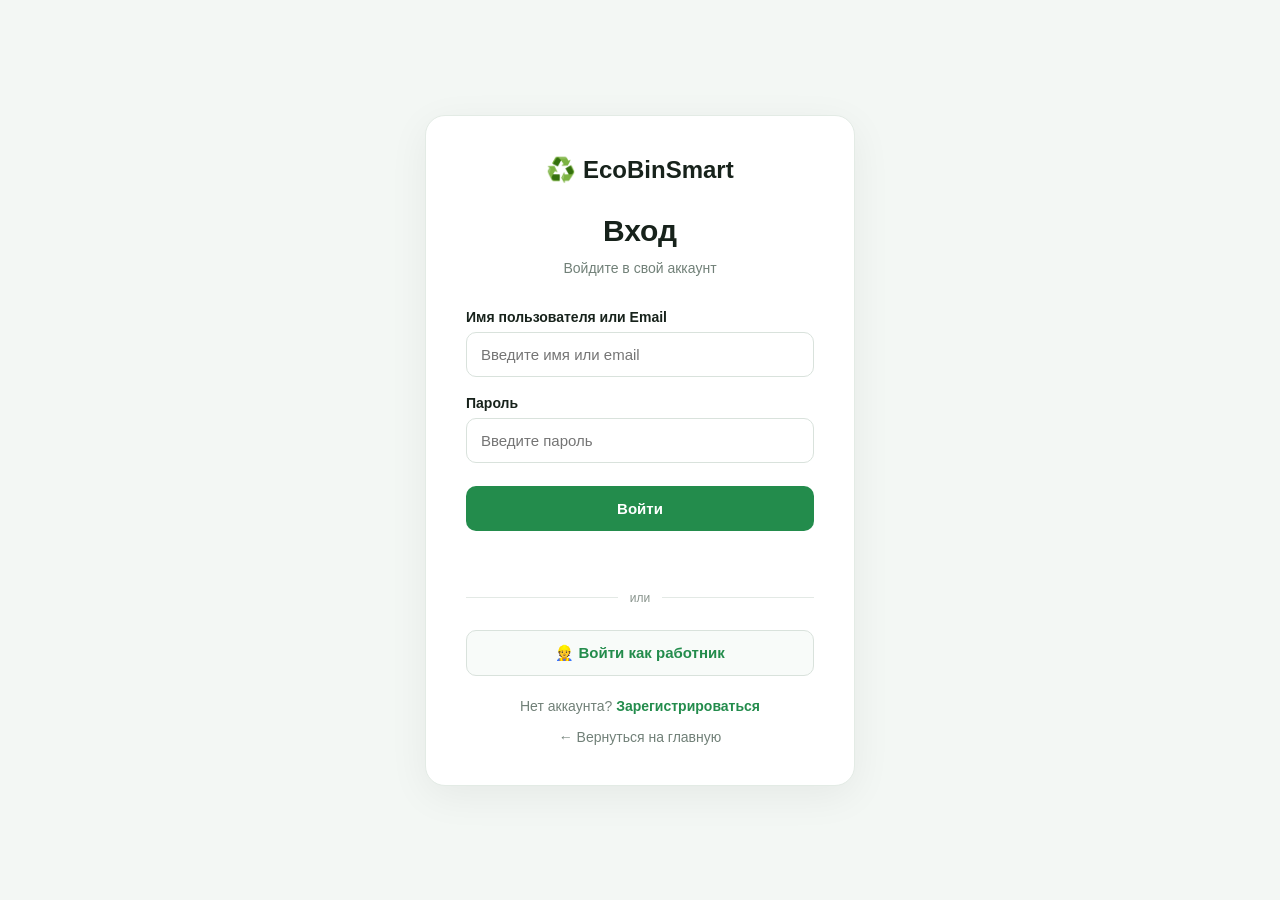
<file: login.html>
<!DOCTYPE html>
<html lang="ru">

<head>
    <meta charset="UTF-8">

    <meta
        name="viewport"
        content="width=device-width, initial-scale=1.0"
    >

    <title>EcoBinSmart — Вход</title>

    <link rel="stylesheet" href="login.css">
</head>

<body>

    <div class="login-page">

        <div class="login-card">

            <div class="logo">
                ♻️ EcoBinSmart
            </div>

            <h1>
                Вход
            </h1>

            <p class="subtitle">
                Войдите в свой аккаунт
            </p>


            <form id="loginForm">

                <div class="form-group">

                    <label for="login">
                        Имя пользователя или Email
                    </label>

                    <input
                        type="text"
                        id="login"
                        placeholder="Введите имя или email"
                        required
                    >

                </div>


                <div class="form-group">

                    <label for="password">
                        Пароль
                    </label>

                    <input
                        type="password"
                        id="password"
                        placeholder="Введите пароль"
                        required
                    >

                </div>


                <button
                    type="submit"
                    id="loginButton"
                    class="login-button"
                >
                    Войти
                </button>

            </form>


            <div
                id="loginMessage"
                class="message"
            ></div>


            <div class="divider">
                <span>или</span>
            </div>


            <a
                href="worker-login.html"
                class="worker-button"
            >
                👷 Войти как работник
            </a>


            <p class="register-text">

                Нет аккаунта?

                <a href="register.html">
                    Зарегистрироваться
                </a>

            </p>


            <a
                href="index.html"
                class="back-link"
            >
                ← Вернуться на главную
            </a>

        </div>

    </div>


    <script src="login.js"></script>

</body>

</html>
</file>
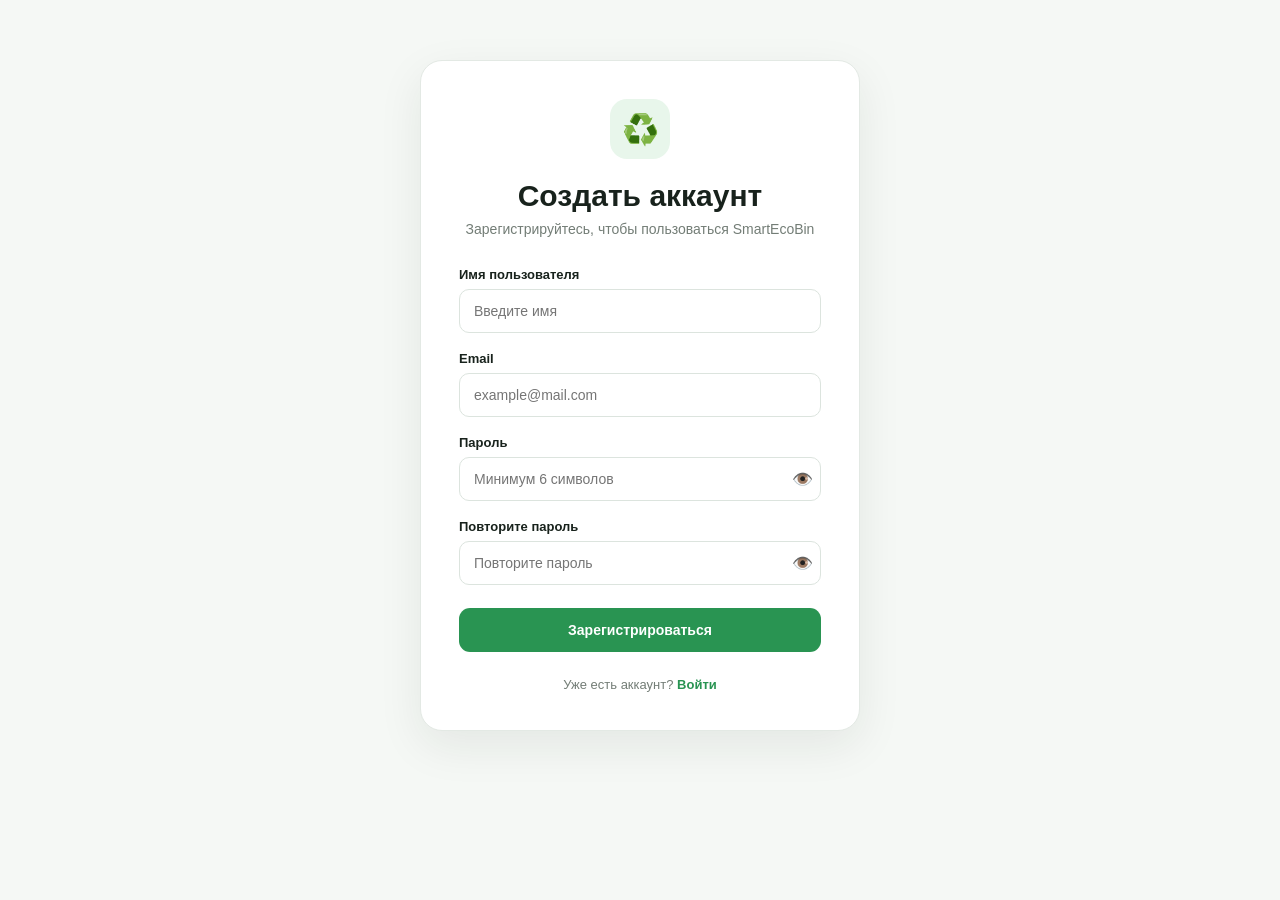
<file: register.html>
<!DOCTYPE html>
<html lang="ru">

<head>

    <meta charset="UTF-8">

    <meta
        name="viewport"
        content="width=device-width, initial-scale=1.0">

    <title>Регистрация — EcoBinSmart</title>

    <link
        rel="stylesheet"
        href="register.css">

</head>

<body>
    
<main class="register-page">

    <div class="register-container">

        <div class="register-icon">
            ♻️
        </div>

        <h1>
            Создать аккаунт
        </h1>

        <p class="subtitle">
            Зарегистрируйтесь, чтобы пользоваться SmartEcoBin
        </p>


        <form id="registerForm">

            <div class="form-group">

                <label for="username">
                    Имя пользователя
                </label>

                <input
                    type="text"
                    id="username"
                    placeholder="Введите имя"
                    autocomplete="username"
                    required>

            </div>


            <div class="form-group">

                <label for="email">
                    Email
                </label>

                <input
                    type="email"
                    id="email"
                    placeholder="example@mail.com"
                    autocomplete="email"
                    required>

            </div>


            <div class="form-group">

                <label for="password">
                    Пароль
                </label>

                <div class="password-wrapper">

                    <input
                        type="password"
                        id="password"
                        placeholder="Минимум 6 символов"
                        autocomplete="new-password"
                        required>

                    <button
                        type="button"
                        id="showPassword"
                        class="show-password">

                        👁️

                    </button>

                </div>

            </div>


            <div class="form-group">

                <label for="confirmPassword">
                    Повторите пароль
                </label>

                <div class="password-wrapper">

                    <input
                        type="password"
                        id="confirmPassword"
                        placeholder="Повторите пароль"
                        autocomplete="new-password"
                        required>

                    <button
                        type="button"
                        id="showConfirmPassword"
                        class="show-password">

                        👁️

                    </button>

                </div>

            </div>


            <button
                type="submit"
                class="register-button">

                Зарегистрироваться

            </button>

        </form>


        <p class="login-text">

            Уже есть аккаунт?

            <a href="login.html">
                Войти
            </a>

        </p>

    </div>

</main>


<script src="register.js"></script>
<script src="account.js"></script>

</body>

</html>
</file>
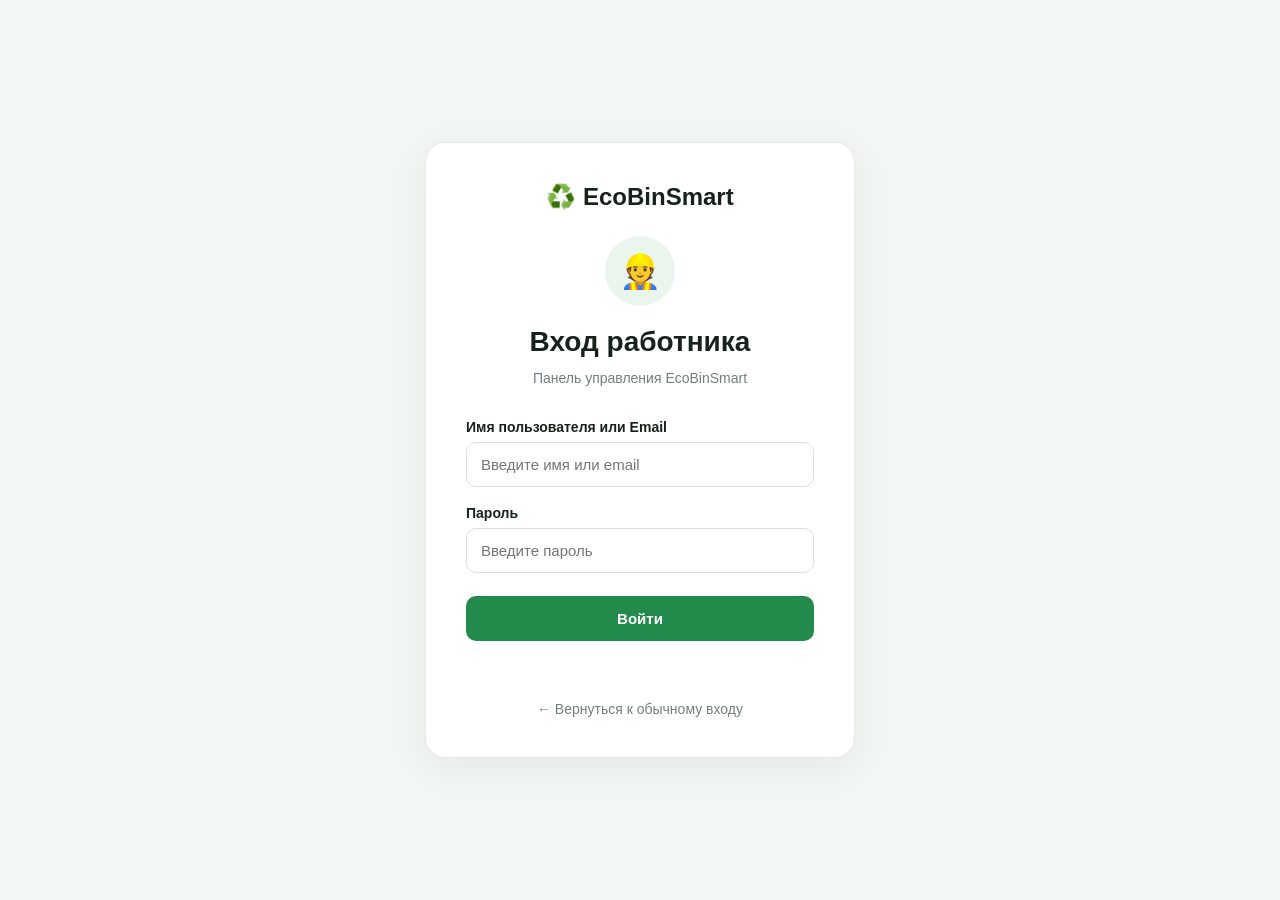
<file: worker-login.html>
<!DOCTYPE html>
<html lang="ru">

<head>
    <meta charset="UTF-8">

    <meta
        name="viewport"
        content="width=device-width, initial-scale=1.0"
    >

    <title>EcoBinSmart — Вход работника</title>

    <link rel="stylesheet" href="worker-login.css">
</head>

<body>

    <div class="worker-login-page">

        <div class="worker-login-card">

            <div class="logo">
                ♻️ EcoBinSmart
            </div>

            <div class="worker-icon">
                👷
            </div>

            <h1>
                Вход работника
            </h1>

            <p class="subtitle">
                Панель управления EcoBinSmart
            </p>


            <form id="workerLoginForm">

                <div class="form-group">

                    <label for="workerLogin">
                        Имя пользователя или Email
                    </label>

                    <input
                        type="text"
                        id="workerLogin"
                        placeholder="Введите имя или email"
                        required
                    >

                </div>


                <div class="form-group">

                    <label for="workerPassword">
                        Пароль
                    </label>

                    <input
                        type="password"
                        id="workerPassword"
                        placeholder="Введите пароль"
                        required
                    >

                </div>


                <button
                    type="submit"
                    id="workerLoginButton"
                    class="worker-login-button"
                >
                    Войти
                </button>

            </form>


            <div
                id="workerLoginMessage"
                class="worker-login-message"
            ></div>


            <a
                href="login.html"
                class="back-link"
            >
                ← Вернуться к обычному входу
            </a>

        </div>

    </div>


    <script src="worker-login.js"></script>

</body>

</html>
</file>
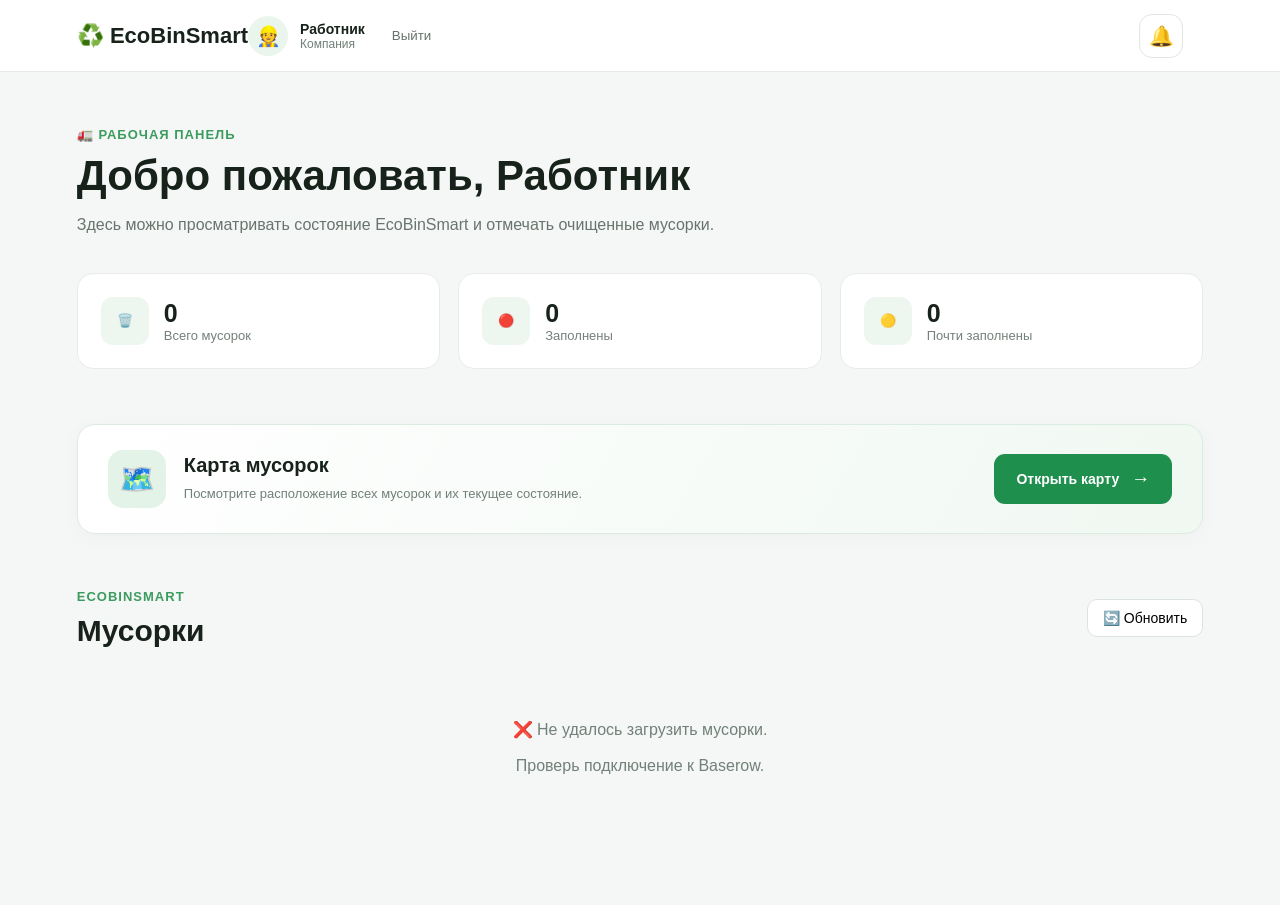
<file: worker.html>
<!DOCTYPE html>
<html lang="ru">

<head>
    <meta charset="UTF-8">
    <meta name="viewport" content="width=device-width, initial-scale=1.0">

    <script src="https://cdn.onesignal.com/sdks/web/v16/OneSignalSDK.page.js" defer></script>
    <script>
    window.OneSignalDeferred = window.OneSignalDeferred || [];

    window.oneSignalReady = false;
    window.oneSignalError = null;

    OneSignalDeferred.push(async function(OneSignal) {
        try {
            console.log("[OneSignal] SDK загружен");

            await OneSignal.init({
                appId: "5589e0e4-6c95-4c0b-8523-bc4832c8088a",

                serviceWorkerPath: "OneSignalSDKWorker.js",

                serviceWorkerParam: {
                    scope: "/EcoBinSmart/"
                }
            });

            window.oneSignalReady = true;

            console.log("[OneSignal] Инициализация успешна");

        } catch (error) {
            window.oneSignalError = error;

            console.error(
                "[OneSignal] Ошибка инициализации:",
                error
            );
        }
    });
</script>
    <title>EcoBinSmart — Рабочая панель</title>

    <link rel="stylesheet" href="worker.css">
</head>

<body>

    <header class="header">

        <div class="logo">
            ♻️ EcoBinSmart
        </div>

        <div class="worker-info">

            <div class="worker-avatar">
                👷
            </div>

            <div class="worker-text">

                <strong id="workerName">
                    Работник
                </strong>

                <span id="workerCompany">
                    Компания
                </span>

            </div>

            <button
                id="logoutButton"
                class="logout-button"
                type="button"
            >
                Выйти
            </button>

        </div>

      <!-- УВЕДОМЛЕНИЯ -->
<div class="worker-notifications">

    <button
        class="notification-bell"
        id="notificationBell"
        type="button"
        aria-label="Уведомления"
        aria-expanded="false"
    >
        🔔
        <span
            class="notification-count"
            id="notificationCount"
            style="display: none;"
        >0</span>
    </button>

    <div
        class="notification-panel"
        id="notificationPanel"
    >

        <div class="notification-panel-header">

            <div>
                <h3>Уведомления</h3>
                <span class="notification-subtitle">
                    События SmartBin
                </span>
            </div>

            <button
                id="markAllNotificationsRead"
                type="button"
            >
                Прочитать все
            </button>

        </div>

        <div
            class="notification-list"
            id="notificationList"
        >
            <p class="notifications-empty">
                Загрузка уведомлений...
            </p>
        </div>

        <div class="notification-settings">

            <button
                id="enableBrowserNotifications"
                type="button"
            >
                🔔 Включить уведомления Windows
            </button>

        </div>

    </div>

</div>

    </header>


    <main class="main">

        <!-- ПРИВЕТСТВИЕ -->
        <section class="welcome">

            <p class="label">
                🚛 Рабочая панель
            </p>

            <h1>
                Добро пожаловать,
                <span id="welcomeName">
                    работник
                </span>
            </h1>

            <p>
                Здесь можно просматривать состояние
                EcoBinSmart и отмечать очищенные мусорки.
            </p>

        </section>


        <!-- СТАТИСТИКА -->
        <section class="statistics">

            <div class="stat-card">

                <span class="stat-icon">
                    🗑️
                </span>

                <div>

                    <strong id="totalBins">
                        0
                    </strong>

                    <span>
                        Всего мусорок
                    </span>

                </div>

            </div>


            <div class="stat-card">

                <span class="stat-icon">
                    🔴
                </span>

                <div>

                    <strong id="fullBins">
                        0
                    </strong>

                    <span>
                        Заполнены
                    </span>

                </div>

            </div>


            <div class="stat-card">

                <span class="stat-icon">
                    🟡
                </span>

                <div>

                    <strong id="almostBins">
                        0
                    </strong>

                    <span>
                        Почти заполнены
                    </span>

                </div>

            </div>

        </section>


        <!-- ПЕРЕХОД К КАРТЕ -->
        <section class="worker-map-link">

            <div class="worker-map-link-info">

                <div class="worker-map-icon">
                    🗺️
                </div>

                <div>

                    <h2>
                        Карта мусорок
                    </h2>

                    <p>
                        Посмотрите расположение всех мусорок
                        и их текущее состояние.
                    </p>

                </div>

            </div>

            <a
                href="worker-map.html"
                class="worker-map-button"
            >
                Открыть карту
                <span>→</span>
            </a>

        </section>


        <!-- СПИСОК МУСОРОК -->
        <section class="bins-section">

            <div class="section-header">

                <div>

                    <p class="section-label">
                        EcoBinSmart
                    </p>

                    <h2>
                        Мусорки
                    </h2>

                </div>

                <button
                    id="refreshButton"
                    class="refresh-button"
                    type="button"
                >
                    🔄 Обновить
                </button>

            </div>


            <div
                id="workerBinsContainer"
                class="bins-grid"
            >

                <div class="loading">
                    Загрузка мусорок...
                </div>

            </div>

        </section>

    </main>


    <!-- ОКНО ПОДТВЕРЖДЕНИЯ ОЧИСТКИ -->
    <div
        id="confirmModal"
        class="modal hidden"
    >

        <div class="modal-content">

            <div class="modal-icon">
                🚛
            </div>

            <h2>
                Мусорка очищена?
            </h2>

            <p>
                После подтверждения заполненность
                этой мусорки будет установлена в 0%.
            </p>

            <div class="modal-buttons">

                <button
                    id="cancelButton"
                    class="cancel-button"
                    type="button"
                >
                    Отмена
                </button>

                <button
                    id="confirmButton"
                    class="confirm-button"
                    type="button"
                >
                    Да, очищена
                </button>

            </div>

        </div>

    </div>


    <!-- СКРИПТЫ -->
    <script src="worker.js"></script>
    <script src="worker-notifications.js"></script>

</body>

</html>
</file>
<file: login.css>
* {
    box-sizing: border-box;
    margin: 0;
    padding: 0;
}

body {
    font-family: Arial, sans-serif;
    background: #f3f7f4;
    color: #17221b;
}

.login-page {
    min-height: 100vh;
    display: flex;
    align-items: center;
    justify-content: center;
    padding: 20px;
}

.login-card {
    width: 100%;
    max-width: 430px;
    background: white;
    border: 1px solid #e3ebe5;
    border-radius: 20px;
    padding: 40px;
    box-shadow: 0 10px 40px rgba(0, 0, 0, 0.06);
}

.logo {
    text-align: center;
    font-size: 24px;
    font-weight: 700;
    margin-bottom: 30px;
}

.login-icon {
    width: 70px;
    height: 70px;
    margin: 0 auto 20px;
    border-radius: 50%;
    background: #eaf5ed;
    display: flex;
    align-items: center;
    justify-content: center;
    font-size: 34px;
}

h1 {
    text-align: center;
    font-size: 30px;
    margin-bottom: 10px;
}

.subtitle {
    text-align: center;
    color: #718078;
    font-size: 14px;
    line-height: 1.5;
    margin-bottom: 30px;
}

.form-group {
    margin-bottom: 18px;
}

label {
    display: block;
    font-size: 14px;
    font-weight: 600;
    margin-bottom: 7px;
}

input {
    width: 100%;
    padding: 13px 14px;
    border: 1px solid #d9e2dc;
    border-radius: 10px;
    outline: none;
    font-size: 15px;
    transition:
        border-color 0.2s,
        box-shadow 0.2s;
}

input:focus {
    border-color: #238c4c;
    box-shadow: 0 0 0 3px rgba(35, 140, 76, 0.1);
}

.login-button {
    width: 100%;
    border: none;
    border-radius: 10px;
    padding: 14px;
    background: #238c4c;
    color: white;
    font-size: 15px;
    font-weight: 700;
    cursor: pointer;
    margin-top: 5px;
    transition: background 0.2s;
}

.login-button:hover {
    background: #19783e;
}

.login-button:disabled {
    background: #9eaaa3;
    cursor: not-allowed;
}

.message {
    min-height: 20px;
    text-align: center;
    font-size: 14px;
    margin-top: 15px;
}

.message.error {
    color: #d64b4b;
}

.message.success {
    color: #238c4c;
}

.divider {
    display: flex;
    align-items: center;
    gap: 12px;
    margin: 25px 0;
}

.divider::before,
.divider::after {
    content: "";
    height: 1px;
    background: #e3e9e5;
    flex: 1;
}

.divider span {
    color: #8a958e;
    font-size: 12px;
}

.worker-button {
    display: flex;
    align-items: center;
    justify-content: center;
    width: 100%;
    padding: 13px;
    border: 1px solid #d9e2dc;
    border-radius: 10px;
    background: #f8fbf9;
    color: #238c4c;
    text-decoration: none;
    font-size: 15px;
    font-weight: 700;
    transition:
        background 0.2s,
        border-color 0.2s,
        transform 0.2s;
}

.worker-button:hover {
    background: #eaf5ed;
    border-color: #238c4c;
    transform: translateY(-1px);
}

.register-text {
    text-align: center;
    margin-top: 22px;
    color: #718078;
    font-size: 14px;
}

.register-text a {
    color: #238c4c;
    text-decoration: none;
    font-weight: 600;
}

.register-text a:hover {
    text-decoration: underline;
}
.back-link {
    display: block;
    text-align: center;
    margin-top: 15px;
    color: #718078;
    text-decoration: none;
    font-size: 14px;
}

.back-link:hover {
    color: #238c4c;
}

@media (max-width: 500px) {
    .login-card {
        padding: 30px 22px;
    }

    h1 {
        font-size: 26px;
    }
}
</file>
<file: register.css>
* {
    margin: 0;
    padding: 0;
    box-sizing: border-box;
}

body {
    font-family: Arial, sans-serif;

    background: #f5f8f5;

    color: #18221c;
}


/* HEADER */

.header {
    height: 74px;

    display: flex;

    align-items: center;

    justify-content: space-between;

    padding: 0 8%;

    background: white;

    border-bottom: 1px solid #e4e9e5;
}

.logo {
    color: #18221c;

    text-decoration: none;

    font-size: 22px;

    font-weight: 700;
}

nav {
    display: flex;

    gap: 30px;
}

nav a {
    color: #59645d;

    text-decoration: none;

    font-size: 14px;
}

.login-link {
    padding: 10px 18px;

    background: #18221c;

    color: white;

    border-radius: 10px;

    text-decoration: none;
}


/* REGISTER */

.register-page {
    min-height: calc(100vh - 170px);

    display: flex;

    align-items: center;

    justify-content: center;

    padding: 60px 20px;
}

.register-container {
    width: 100%;

    max-width: 440px;

    padding: 38px;

    background: white;

    border: 1px solid #e3e9e4;

    border-radius: 22px;

    box-shadow:
        0 15px 45px rgba(20, 40, 25, 0.08);
}

.register-icon {
    width: 60px;

    height: 60px;

    display: flex;

    align-items: center;

    justify-content: center;

    margin: 0 auto 20px;

    background: #e8f6eb;

    border-radius: 17px;

    font-size: 30px;
}

h1 {
    text-align: center;

    font-size: 30px;

    margin-bottom: 8px;
}

.subtitle {
    text-align: center;

    color: #737d76;

    font-size: 14px;

    margin-bottom: 30px;
}


/* FORM */

.form-group {
    margin-bottom: 18px;
}

.form-group label {
    display: block;

    margin-bottom: 7px;

    font-size: 13px;

    font-weight: 600;
}

.form-group input {
    width: 100%;

    padding: 13px 14px;

    border: 1px solid #dce4de;

    border-radius: 10px;

    outline: none;

    font-size: 14px;
}

.form-group input:focus {
    border-color: #299452;

    box-shadow:
        0 0 0 3px rgba(41, 148, 82, 0.1);
}


/* PASSWORD */

.password-wrapper {
    position: relative;
}

.password-wrapper input {
    padding-right: 48px;
}

.show-password {
    position: absolute;

    right: 8px;

    top: 50%;

    transform: translateY(-50%);

    border: none;

    background: transparent;

    cursor: pointer;

    font-size: 17px;
}


/* BUTTON */

.register-button {
    width: 100%;

    padding: 14px;

    margin-top: 5px;

    border: none;

    border-radius: 11px;

    background: #299452;

    color: white;

    font-size: 14px;

    font-weight: 600;

    cursor: pointer;
}

.register-button:hover {
    background: #217b43;
}

.register-button:disabled {
    opacity: 0.6;

    cursor: not-allowed;
}


/* LOGIN */

.login-text {
    margin-top: 25px;

    text-align: center;

    color: #737d76;

    font-size: 13px;
}

.login-text a {
    color: #299452;

    font-weight: 600;

    text-decoration: none;
}


/* FOOTER */

footer {
    padding: 25px;

    background: #18221c;

    color: white;

    text-align: center;
}

.footer-logo {
    font-weight: 700;

    margin-bottom: 5px;
}

footer p {
    color: #aeb8b1;

    font-size: 12px;

    margin-bottom: 10px;
}

footer span {
    color: #737e77;

    font-size: 11px;
}


@media (max-width: 650px) {

    .header {
        padding: 0 5%;
    }

    nav {
        display: none;
    }

    .register-container {
        padding: 28px 22px;
    }

    h1 {
        font-size: 26px;
    }

}
</file>
<file: worker-login.css>
* {
    box-sizing: border-box;
    margin: 0;
    padding: 0;
}

body {
    font-family: Arial, sans-serif;
    background: #f3f7f4;
    color: #17221b;
}

.worker-login-page {
    min-height: 100vh;

    display: flex;
    align-items: center;
    justify-content: center;

    padding: 20px;
}

.worker-login-card {
    width: 100%;
    max-width: 430px;

    background: white;

    border: 1px solid #e3ebe5;
    border-radius: 20px;

    padding: 40px;

    box-shadow:
        0 10px 40px rgba(0, 0, 0, 0.06);
}

.logo {
    text-align: center;

    font-size: 24px;
    font-weight: 700;

    margin-bottom: 25px;
}

.worker-icon {
    width: 70px;
    height: 70px;

    margin: 0 auto 20px;

    border-radius: 50%;

    background: #eaf5ed;

    display: flex;
    align-items: center;
    justify-content: center;

    font-size: 34px;
}

h1 {
    text-align: center;

    font-size: 28px;

    margin-bottom: 10px;
}

.subtitle {
    text-align: center;

    color: #718078;

    font-size: 14px;

    line-height: 1.5;

    margin-bottom: 30px;
}

.form-group {
    margin-bottom: 18px;
}

label {
    display: block;

    font-size: 14px;
    font-weight: 600;

    margin-bottom: 7px;
}

input {
    width: 100%;

    padding: 13px 14px;

    border: 1px solid #d9e2dc;
    border-radius: 10px;

    outline: none;

    font-size: 15px;

    transition:
        border-color 0.2s,
        box-shadow 0.2s;
}

input:focus {
    border-color: #238c4c;

    box-shadow:
        0 0 0 3px rgba(35, 140, 76, 0.1);
}

.worker-login-button {
    width: 100%;

    border: none;
    border-radius: 10px;

    padding: 14px;

    background: #238c4c;
    color: white;

    font-size: 15px;
    font-weight: 700;

    cursor: pointer;

    margin-top: 5px;

    transition: background 0.2s;
}

.worker-login-button:hover {
    background: #19783e;
}

.worker-login-button:disabled {
    background: #9eaaa3;

    cursor: not-allowed;
}

.worker-login-message {
    min-height: 20px;

    text-align: center;

    font-size: 14px;

    margin-top: 15px;
}

.worker-login-message.error {
    color: #d64b4b;
}

.worker-login-message.success {
    color: #238c4c;
}

.back-link {
    display: block;

    text-align: center;

    margin-top: 25px;

    color: #718078;

    text-decoration: none;

    font-size: 14px;
}

.back-link:hover {
    color: #238c4c;
}

@media (max-width: 500px) {

    .worker-login-card {
        padding: 30px 22px;
    }

    h1 {
        font-size: 25px;
    }
}
</file>
<file: worker.css>
* {
    box-sizing: border-box;
    margin: 0;
    padding: 0;
}

body {
    font-family: Arial, sans-serif;
    background: #f5f7f6;
    color: #17221b;
}


/* ================= HEADER ================= */

.header {
    height: 72px;
    background: white;

    display: flex;
    align-items: center;
    justify-content: space-between;

    padding: 0 6%;

    border-bottom: 1px solid #e6ebe7;
}

.logo {
    font-size: 22px;
    font-weight: 700;
}

.worker-info {
    display: flex;
    align-items: center;
    gap: 12px;
}

.worker-avatar {
    width: 40px;
    height: 40px;

    border-radius: 50%;

    background: #eaf5ed;

    display: flex;
    align-items: center;
    justify-content: center;

    font-size: 20px;
}

.worker-text {
    display: flex;
    flex-direction: column;
}

.worker-text strong {
    font-size: 14px;
}

.worker-text span {
    font-size: 12px;
    color: #718078;
}

.logout-button {
    margin-left: 15px;

    border: none;
    background: transparent;

    color: #66736b;

    cursor: pointer;
}

.logout-button:hover {
    color: #e34b4b;
}


/* ================= MAIN ================= */

.main {
    width: 88%;
    max-width: 1200px;

    margin: 0 auto;

    padding: 55px 0 80px;
}


/* ================= WELCOME ================= */

.welcome {
    margin-bottom: 35px;
}

.label,
.section-label {
    color: #3c9b5f;

    font-size: 13px;
    font-weight: 700;

    text-transform: uppercase;

    letter-spacing: 1px;

    margin-bottom: 10px;
}

.welcome h1 {
    font-size: 42px;
    margin-bottom: 12px;
}

.welcome p:last-child {
    color: #68746d;
    max-width: 650px;
    line-height: 1.6;
}


/* ================= STATISTICS ================= */

.statistics {
    display: grid;

    grid-template-columns:
        repeat(3, 1fr);

    gap: 18px;

    margin-bottom: 55px;
}

.stat-card {
    background: white;

    border: 1px solid #e7ece8;

    border-radius: 16px;

    padding: 23px;

    display: flex;
    align-items: center;

    gap: 15px;
}

.stat-icon {
    width: 48px;
    height: 48px;

    background: #edf6ef;

    border-radius: 12px;

    display: flex;
    align-items: center;
    justify-content: center;

    font-size: 23px;
}

.stat-card div {
    display: flex;
    flex-direction: column;
}

.stat-card strong {
    font-size: 25px;
}

.stat-card span {
    color: #758078;
    font-size: 13px;
}


/* ================= SECTION ================= */

.section-header {
    display: flex;
    align-items: center;
    justify-content: space-between;

    margin-bottom: 22px;
}

.section-header h2 {
    font-size: 30px;
}

.refresh-button {
    border: none;

    background: white;

    border: 1px solid #dce4df;

    border-radius: 10px;

    padding: 10px 15px;

    cursor: pointer;

    font-size: 14px;
}

.refresh-button:hover {
    background: #f0f6f2;
}


/* ================= BINS ================= */

.bins-grid {
    display: grid;

    grid-template-columns:
        repeat(2, 1fr);

    gap: 20px;
}

.bin-card {
    background: white;

    border: 1px solid #e5ebe7;

    border-radius: 18px;

    padding: 25px;

    box-shadow:
        0 4px 20px rgba(0, 0, 0, 0.03);
}

.bin-card h3 {
    font-size: 19px;

    margin-bottom: 10px;
}

.location {
    color: #68756d;

    font-size: 14px;

    margin-bottom: 20px;
}


/* ================= PROGRESS ================= */

.progress-background {
    width: 100%;
    height: 12px;

    background: #e9eeeb;

    border-radius: 20px;

    overflow: hidden;

    margin-bottom: 12px;
}

.progress-fill {
    height: 100%;

    border-radius: 20px;

    transition:
        width 0.3s ease;
}

.progress-green {
    background: #4eaa69;
}

.progress-yellow {
    background: #e5ad45;
}

.progress-red {
    background: #e45d5d;
}


.bin-details {
    display: flex;

    justify-content: space-between;

    align-items: center;

    margin-bottom: 20px;
}

.fill {
    font-size: 14px;

    font-weight: 700;
}

.status {
    font-size: 13px;
}


/* ================= CLEAR BUTTON ================= */

.clear-button {
    width: 100%;

    border: none;

    background: #1f8f4d;

    color: white;

    border-radius: 10px;

    padding: 13px;

    font-size: 14px;

    font-weight: 700;

    cursor: pointer;
}

.clear-button:hover {
    background: #17783e;
}

.clear-button:disabled {
    background: #aab5ae;

    cursor: not-allowed;
}


/* ================= LOADING ================= */

.loading {
    grid-column: 1 / -1;

    text-align: center;

    padding: 50px;

    color: #718078;
}


/* ================= MODAL ================= */

.modal {
    position: fixed;

    inset: 0;

    background:
        rgba(0, 0, 0, 0.45);

    display: flex;

    align-items: center;
    justify-content: center;

    padding: 20px;

    z-index: 100;
}

.hidden {
    display: none;
}

.modal-content {
    width: 100%;
    max-width: 420px;

    background: white;

    border-radius: 20px;

    padding: 35px;

    text-align: center;
}

.modal-icon {
    font-size: 45px;

    margin-bottom: 15px;
}

.modal-content h2 {
    margin-bottom: 10px;
}

.modal-content p {
    color: #718078;

    line-height: 1.5;

    margin-bottom: 25px;
}

.modal-buttons {
    display: flex;

    gap: 10px;
}

.modal-buttons button {
    flex: 1;

    padding: 12px;

    border-radius: 9px;

    cursor: pointer;

    font-weight: 600;
}

.cancel-button {
    background: white;

    border: 1px solid #d8dfdb;
}

.confirm-button {
    background: #1f8f4d;

    border: none;

    color: white;
}
/* =====================================
   SMARTBIN — ОБНОВЛЁННЫЙ ИНТЕРФЕЙС
   УВЕДОМЛЕНИЙ
===================================== */

.worker-notifications {
    position: relative;
    z-index: 1000;
    margin-left: auto;
    margin-right: 20px;
}

.notification-bell {
    position: relative;
    width: 44px;
    height: 44px;

    display: flex;
    align-items: center;
    justify-content: center;

    border: 1px solid #e0e8e1;
    border-radius: 13px;

    background: #fff;
    font-size: 20px;

    cursor: pointer;
    transition: 0.2s ease;
}

.notification-bell:hover,
.notification-bell[aria-expanded="true"] {
    background: #edf7ef;
    border-color: #299452;
}

.notification-count {
    position: absolute;
    top: -6px;
    right: -6px;

    min-width: 20px;
    height: 20px;
    padding: 0 5px;

    display: flex;
    align-items: center;
    justify-content: center;

    border: 2px solid white;
    border-radius: 20px;

    background: #e34b4b;
    color: white;

    font-size: 10px;
    font-weight: 700;
}

.notification-panel {
    display: none;

    position: absolute;
    top: 55px;
    right: 0;

    width: 380px;
    max-height: 510px;

    background: white;

    border: 1px solid #e3eae4;
    border-radius: 17px;

    box-shadow: 0 15px 45px rgba(0,0,0,0.13);

    overflow: hidden;
}

.notification-panel.show {
    display: flex;
    flex-direction: column;
}

.notification-panel-header {
    display: flex;
    align-items: center;
    justify-content: space-between;

    gap: 10px;
    padding: 19px;

    border-bottom: 1px solid #edf0ed;
}

.notification-panel-header h3 {
    font-size: 18px;
    margin-bottom: 4px;
}

.notification-subtitle {
    color: #929b94;
    font-size: 11px;
}

.notification-panel-header button {
    border: none;
    background: none;

    color: #299452;
    font-size: 12px;
    font-weight: 600;

    cursor: pointer;
}

.notification-panel-header button:hover {
    color: #176c38;
}

.notification-list {
    max-height: 350px;
    overflow-y: auto;
}

.notification-item {
    display: flex;
    flex-direction: column;

    gap: 7px;
    padding: 16px 18px;

    border-bottom: 1px solid #edf0ed;
    border-left: 3px solid transparent;

    background: white;
    cursor: pointer;

    transition: background 0.2s ease;
}

.notification-item:hover {
    background: #f7faf7;
}

.notification-item.unread {
    background: #f0f8f1;
    border-left-color: #299452;
}

.notification-item[data-type="60%"] {
    border-left-color: #e5ad45;
}

.notification-item[data-type="80%"] {
    border-left-color: #e45d5d;
}

.notification-item[data-type="Изменение статуса"] {
    border-left-color: #5294c9;
}

.notification-item-title {
    display: flex;
    align-items: center;
    justify-content: space-between;

    gap: 10px;
}

.notification-item h4 {
    font-size: 14px;
    line-height: 1.4;
    color: #17221b;
}

.notification-item p {
    color: #657169;
    font-size: 13px;
    line-height: 1.5;
}

.notification-item small {
    color: #929b94;
    font-size: 11px;
}

.notification-unread-label {
    flex-shrink: 0;

    padding: 4px 7px;

    border-radius: 20px;

    background: #dff1e3;
    color: #268448;

    font-size: 9px;
    font-weight: 700;
}

.notifications-empty {
    padding: 35px 20px;

    text-align: center;

    color: #89948c;
    font-size: 13px;
    line-height: 1.6;
}

.notification-settings {
    padding: 13px;

    border-top: 1px solid #edf0ed;
}

.notification-settings button {
    width: 100%;
    padding: 12px;

    border: none;
    border-radius: 10px;

    background: #eaf5ed;
    color: #268448;

    font-size: 12px;
    font-weight: 700;

    cursor: pointer;
    transition: 0.2s;
}

.notification-settings button:hover {
    background: #dcefe1;
}

.notification-settings button:disabled {
    opacity: 0.6;
    cursor: default;
}

@media (max-width: 700px) {

    .worker-notifications {
        margin-right: 10px;
    }

    .notification-panel {
        position: fixed;

        top: 80px;
        left: 10px;
        right: 10px;

        width: auto;
        max-height: calc(100vh - 100px);
    }

}
/* =====================================
   КАРТА МУСОРОК — ПЕРЕХОД
===================================== */

.worker-map-link {
    display: flex;
    align-items: center;
    justify-content: space-between;

    gap: 25px;

    padding: 25px 30px;
    margin-bottom: 55px;

    background: linear-gradient(
        120deg,
        #ffffff 0%,
        #f0f8f2 100%
    );

    border: 1px solid #dcebe0;
    border-radius: 18px;

    box-shadow:
        0 4px 20px rgba(0, 0, 0, 0.03);

    transition: 0.25s ease;
}

.worker-map-link:hover {
    border-color: #9acbab;

    box-shadow:
        0 8px 25px rgba(31, 143, 77, 0.08);

    transform: translateY(-2px);
}


/* ЛЕВАЯ ЧАСТЬ */

.worker-map-link-info {
    display: flex;
    align-items: center;

    gap: 18px;
}

.worker-map-icon {
    width: 58px;
    height: 58px;

    flex-shrink: 0;

    display: flex;
    align-items: center;
    justify-content: center;

    background: #e3f3e8;

    border-radius: 15px;

    font-size: 29px;
}

.worker-map-link-info h2 {
    font-size: 20px;

    margin-bottom: 7px;

    color: #17221b;
}

.worker-map-link-info p {
    color: #718078;

    font-size: 13px;
    line-height: 1.5;

    max-width: 450px;
}


/* КНОПКА */

.worker-map-button {
    display: inline-flex;
    align-items: center;
    justify-content: center;

    gap: 12px;

    padding: 14px 22px;

    background: #1f8f4d;

    color: white;

    text-decoration: none;

    border-radius: 11px;

    font-size: 14px;
    font-weight: 700;

    white-space: nowrap;

    transition: 0.2s ease;
}

.worker-map-button:hover {
    background: #17783e;

    box-shadow:
        0 5px 15px rgba(31, 143, 77, 0.2);
}

.worker-map-button span {
    font-size: 19px;

    transition: transform 0.2s ease;
}

.worker-map-button:hover span {
    transform: translateX(4px);
}


/* МОБИЛЬНАЯ ВЕРСИЯ */

@media (max-width: 700px) {

    .worker-map-link {
        flex-direction: column;
        align-items: stretch;

        padding: 20px;

        gap: 20px;
    }

    .worker-map-link-info {
        gap: 13px;
    }

    .worker-map-icon {
        width: 50px;
        height: 50px;

        font-size: 25px;
    }

    .worker-map-link-info h2 {
        font-size: 17px;
    }

    .worker-map-link-info p {
        font-size: 12px;
    }

    .worker-map-button {
        width: 100%;
    }

}


@media (max-width: 500px) {

    .notification-panel {
        position: fixed;

        top: 80px;
        right: 10px;
        left: 10px;

        width: auto;
    }

}


/* ================= MOBILE ================= */

@media (max-width: 700px) {

    .header {
        padding: 0 20px;
    }

    .worker-text {
        display: none;
    }

    .main {
        width: 92%;

        padding-top: 35px;
    }

    .welcome h1 {
        font-size: 32px;
    }

    .statistics {
        grid-template-columns: 1fr;
    }

    .bins-grid {
        grid-template-columns: 1fr;
    }

    .section-header {
        align-items: flex-start;

        gap: 15px;
    }

}
</file>
